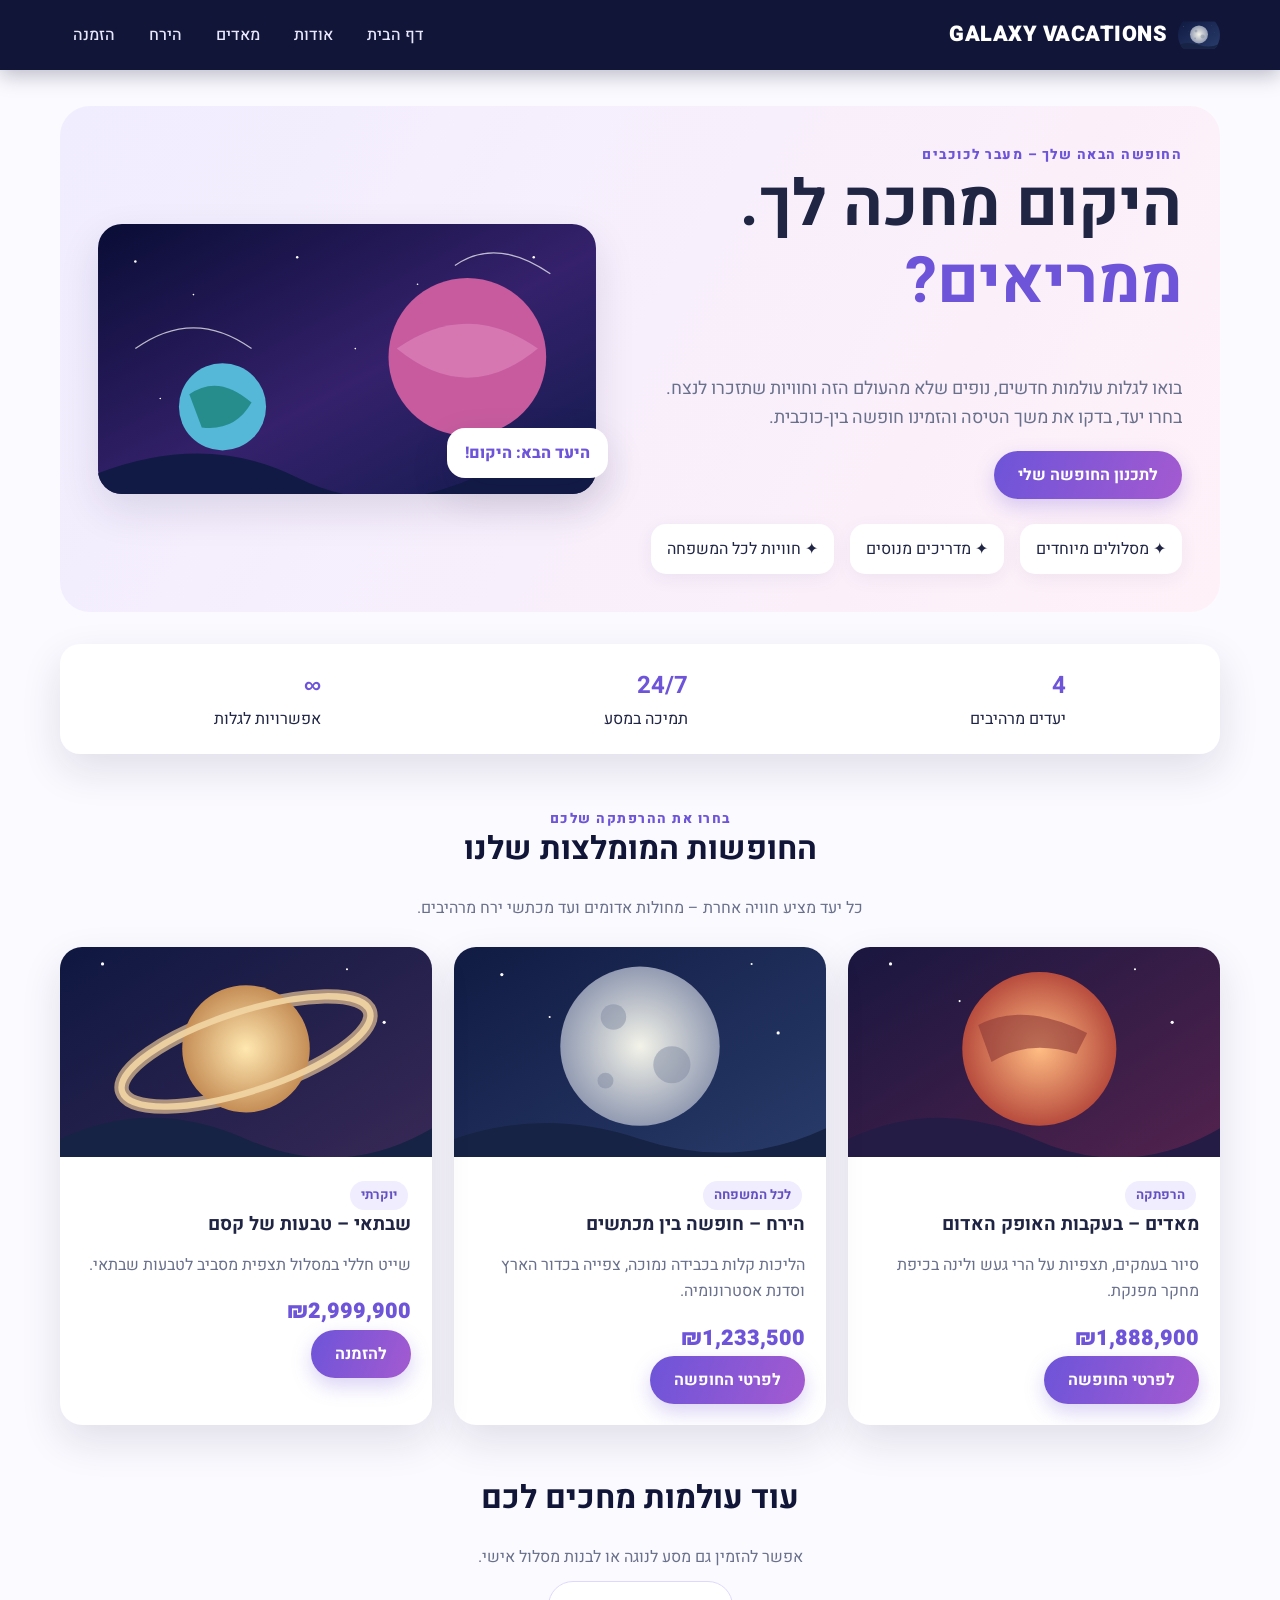
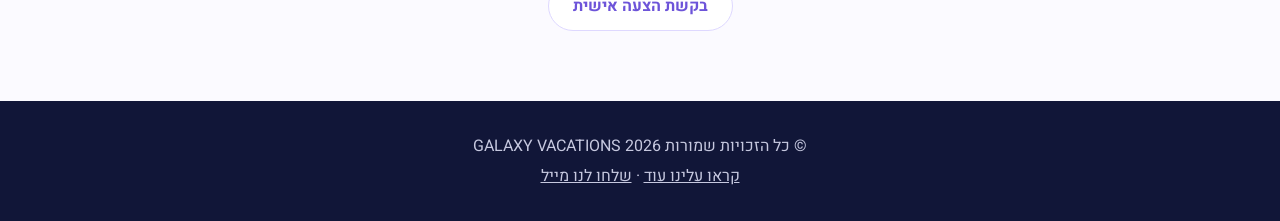
<file: index.html>
<!doctype html>
<html lang="he" dir="rtl"><head>
    <meta charset="utf-8">
    <meta name="viewport" content="width=device-width,initial-scale=1">
    <title>GALAXY VACATIONS | חופשות בחלל</title>
    <link rel="icon" href="favicon.ico">
    <link rel="stylesheet" href="css/style.css">
    <link rel="stylesheet" href="css/home.css">
</head>
    <body>
<header class="site-header">
    <div class="header-inner">
        <a class="brand" href="index.html">
            <img src="assets/images/moon.svg" alt="סמל ירח">GALAXY VACATIONS</a>
            <nav class="main-nav" aria-label="ניווט ראשי">
                <a href="index.html">דף הבית</a>
                <a href="pages/about.html">אודות</a>
                <a href="pages/mars.html">מאדים</a>
                <a href="pages/moon.html">הירח</a>
                <a href="pages/order.html">הזמנה</a>
            </nav></div></header>
<main>
    <section class="hero">
        <div>
    <div class="eyebrow">החופשה הבאה שלך – מעבר לכוכבים</div>
    <h1>היקום מחכה לך. 
        <span>ממריאים?</span>
    </h1>
    <p>בואו לגלות עולמות חדשים, נופים שלא מהעולם הזה וחוויות שתזכרו לנצח. בחרו יעד, בדקו את משך הטיסה והזמינו חופשה בין-כוכבית.</p>
    <a class="btn" href="pages/order.html">לתכנון החופשה שלי</a>
    <div class="feature-row">
        <div class="feature">✦ מסלולים מיוחדים</div>
    <div class="feature">✦ מדריכים מנוסים</div>
    <div class="feature">✦ חוויות לכל המשפחה</div>
</div>
</div>
<div class="hero-art">
    <img src="assets/images/hero-space.svg" alt="כוכבי לכת בחלל">
    <div class="hero-bubble">היעד הבא: היקום!</div>
</div>
</section>
<div class="info-strip">
    <div>
    <strong>4</strong>יעדים מרהיבים</div>
<div>
    <strong>24/7</strong>תמיכה במסע</div>
<div>
    <strong>∞</strong>אפשרויות לגלות</div>
</div>
<section class="section-heading">
    <div class="eyebrow">בחרו את ההרפתקה שלכם</div>
    <h2>החופשות המומלצות שלנו</h2><p>כל יעד מציע חוויה אחרת – מחולות אדומים ועד מכתשי ירח מרהיבים.</p>
</section>
<section class="cards">
    <article class="card"><img src="assets/images/mars.svg" alt="כוכב מאדים">
        <div class="card-body">
            <span class="tag">הרפתקה</span>
            <h3>מאדים – בעקבות האופק האדום</h3>
            <p>סיור בעמקים, תצפיות על הרי געש ולינה בכיפת מחקר מפנקת.</p>
            <div class="price">₪1,888,900</div><a class="btn" href="pages/mars.html">לפרטי החופשה</a>
        </div>
    </article>
<article class="card">
    <img src="assets/images/moon.svg" alt="הירח">
    <div class="card-body">
        <span class="tag">לכל המשפחה</span>
        <h3>הירח – חופשה בין מכתשים</h3>
        <p>הליכות קלות בכבידה נמוכה, צפייה בכדור הארץ וסדנת אסטרונומיה.</p>
        <div class="price">₪1,233,500</div>
        <a class="btn" href="pages/moon.html">לפרטי החופשה</a>
    </div>
    </article>
<article class="card">
    <img src="assets/images/saturn.svg" alt="שבתאי">
    <div class="card-body">
        <span class="tag">יוקרתי</span>
        <h3>שבתאי – טבעות של קסם</h3>
        <p>שייט חללי במסלול תצפית מסביב לטבעות שבתאי.</p>
        <div class="price">₪2,999,900</div>
        <a class="btn" href="pages/order.html">להזמנה</a>
    </div>
</article>
</section>
<section class="section-heading">
    <h2>עוד עולמות מחכים לכם</h2>
    <p>אפשר להזמין גם מסע לנוגה או לבנות מסלול אישי.</p>
        <a class="btn secondary" href="pages/order.html">בקשת הצעה אישית</a>
    </section>
</main>
<footer class="site-footer">
    <p>© כל הזכויות שמורות GALAXY VACATIONS 2026</p>
    <p>
        <a href="about.html">קראו עלינו עוד</a> 
        · <a href="mailto:hello@galaxy-vacations.example">שלחו לנו מייל</a>
    </p>
</footer>
</body>
</html>
</file>
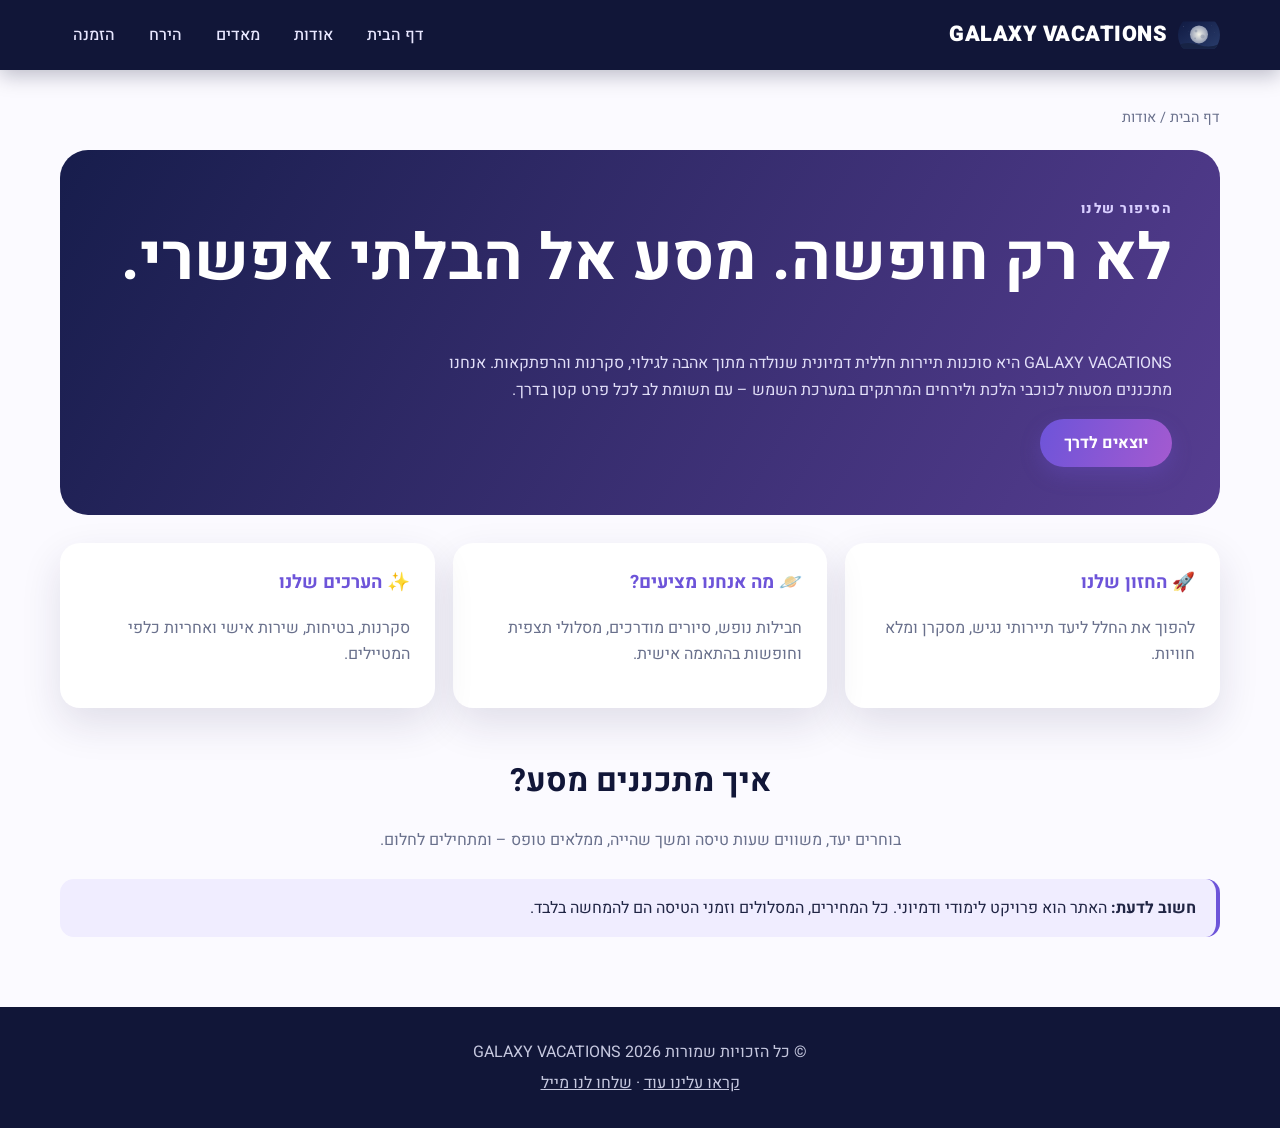
<file: pages/about.html>
<!doctype html>
<html lang="he" dir="rtl">
    <head>
        <meta charset="utf-8">
        <meta name="viewport" content="width=device-width,initial-scale=1">
        <title>אודות | GALAXY VACATIONS</title>
        <link rel="icon" href="../favicon.ico">
        <link rel="stylesheet" href="../css/style.css">
        <link rel="stylesheet" href="../css/about.css">
    </head>
    <body>
        <header class="site-header">
            <div class="header-inner">
                <a class="brand" href="../index.html">
                    <img src="../assets/images/moon.svg" alt="סמל ירח">GALAXY VACATIONS</a>
                    <nav class="main-nav" aria-label="ניווט ראשי">
                        <a href="../index.html">דף הבית</a>
                        <a href="about.html">אודות</a>
                        <a href="mars.html">מאדים</a>
                        <a href="moon.html">הירח</a>
                        <a href="order.html">הזמנה</a>
                    </nav>
                </div>
            </header>
            <main>
                <div class="breadcrumb">
                    <a href="../index.html">דף הבית</a> / אודות</div>
                    <section class="about-hero">
                        <div class="eyebrow" style="color:#d9cfff">הסיפור שלנו</div>
                        <h1>לא רק חופשה. מסע אל הבלתי אפשרי.</h1>
                        <p>GALAXY VACATIONS היא סוכנות תיירות חללית דמיונית שנולדה מתוך אהבה לגילוי, סקרנות והרפתקאות. אנחנו מתכננים מסעות לכוכבי הלכת ולירחים המרתקים במערכת השמש – עם תשומת לב לכל פרט קטן בדרך.</p>
                        <a class="btn" href="order.html">יוצאים לדרך</a>
                    </section>
                    <section class="about-grid">
                        <article class="about-point">
                            <b>🚀 החזון שלנו</b>
                            <p>להפוך את החלל ליעד תיירותי נגיש, מסקרן ומלא חוויות.</p>
                        </article>
                        <article class="about-point">
                            <b>🪐 מה אנחנו מציעים?</b>
                            <p>חבילות נופש, סיורים מודרכים, מסלולי תצפית וחופשות בהתאמה אישית.</p>
                        </article>
                        <article class="about-point">
                            <b>✨ הערכים שלנו</b>
                            <p>סקרנות, בטיחות, שירות אישי ואחריות כלפי המטיילים.</p>
                        </article>
                    </section>
                    <section class="section-heading">
                        <h2>איך מתכננים מסע?</h2>
                        <p>בוחרים יעד, משווים שעות טיסה ומשך שהייה, ממלאים טופס – ומתחילים לחלום.</p>
                    </section>
                    <div class="notice">
                        <b>חשוב לדעת:</b> האתר הוא פרויקט לימודי ודמיוני. כל המחירים, המסלולים וזמני הטיסה הם להמחשה בלבד.</div>
                    </main>
                    <footer class="site-footer">
                        <p>© כל הזכויות שמורות GALAXY VACATIONS 2026</p>
                        <p>
                            <a href="about.html">קראו עלינו עוד</a> 
                            · <a href="mailto:hello@galaxy-vacations.example">שלחו לנו מייל</a>
                        </p>
                    </footer>
                    </body>
                    </html>
</file>
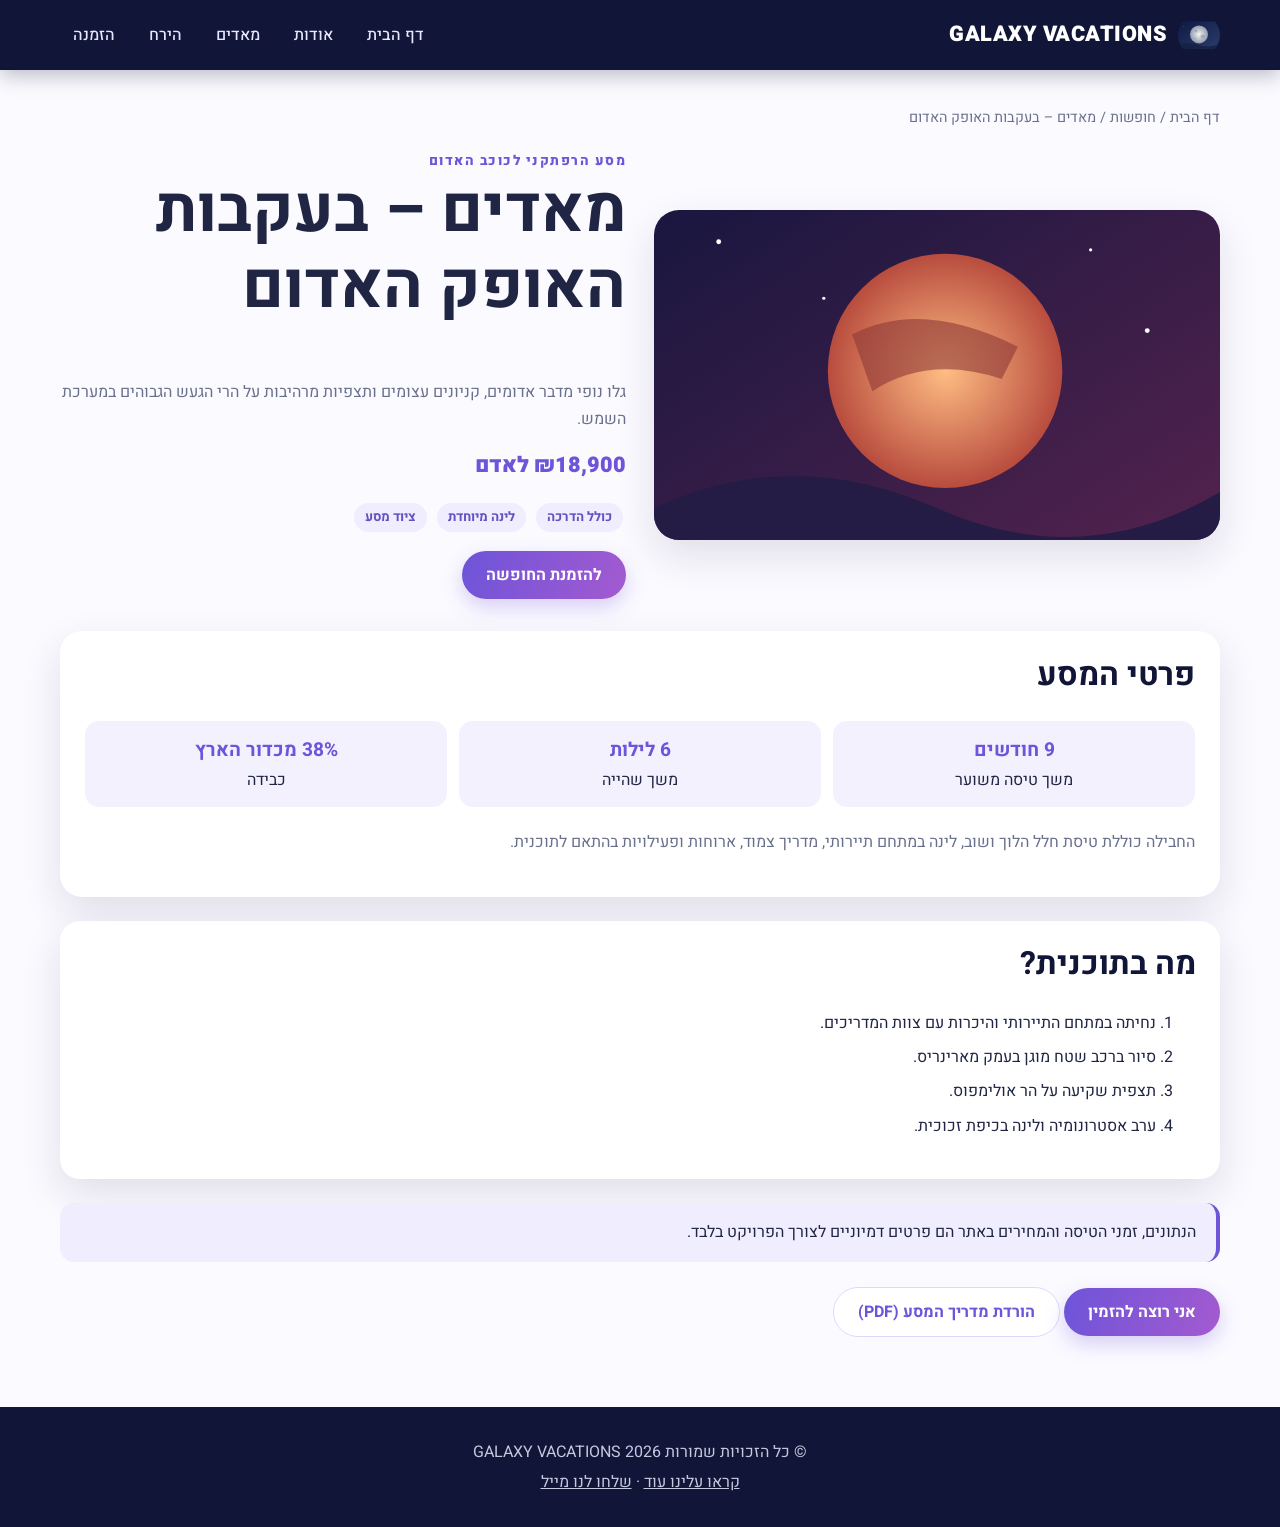
<file: pages/mars.html>
<!doctype html>
<html lang="he" dir="rtl">
    <head>
        <meta charset="utf-8">
        <meta name="viewport" content="width=device-width,initial-scale=1">
        <title>מאדים – בעקבות האופק האדום | GALAXY VACATIONS</title>
        <link rel="icon" href="../favicon.ico">
        <link rel="stylesheet" href="../css/style.css">
        <link rel="stylesheet" href="../css/products.css">
    </head><body><header class="site-header">
        <div class="header-inner">
            <a class="brand" href="../index.html">
                <img src="../assets/images/moon.svg" alt="סמל ירח">GALAXY VACATIONS</a>
                <nav class="main-nav" aria-label="ניווט ראשי">
                    <a href="../index.html">דף הבית</a>
                    <a href="about.html">אודות</a>
                    <a href="mars.html">מאדים</a>
                    <a href="moon.html">הירח</a>
                    <a href="order.html">הזמנה</a>
                </nav>
            </div>
        </header>
        <main>
            <div class="breadcrumb">
                <a href="../index.html">דף הבית</a> / חופשות / מאדים – בעקבות האופק האדום</div>
                <section class="product-intro">
                    <img src="../assets/images/mars.svg" alt="מאדים – בעקבות האופק האדום">
                    <div>
                        <div class="eyebrow">מסע הרפתקני לכוכב האדום</div>
                        <h1>מאדים – בעקבות האופק האדום</h1>
                        <p>גלו נופי מדבר אדומים, קניונים עצומים ותצפיות מרהיבות על הרי הגעש הגבוהים במערכת השמש.</p>
                        <div class="price">₪18,900 לאדם</div>
                        <p><span class="tag">כולל הדרכה</span>
                            <span class="tag">לינה מיוחדת</span>
                            <span class="tag">ציוד מסע</span>
                        </p>
                            <a class="btn" href="order.html">להזמנת החופשה</a>
                        </div>
                    </section>
                    <section class="product-details">
                            <h2>פרטי המסע</h2>
                            <div class="specs">
                                <div class="spec">
                                    <b>9 חודשים</b>משך טיסה משוער</div>
                                    <div class="spec">
                                        <b>6 לילות</b>משך שהייה</div>
                                        <div class="spec">
                                            <b>38% מכדור הארץ</b>כבידה</div>
                                        </div>
                                        <p>החבילה כוללת טיסת חלל הלוך ושוב, לינה במתחם תיירותי, מדריך צמוד, ארוחות ופעילויות בהתאם לתוכנית.</p>
                                    </section>
                                    <section class="itinerary">
                                        <h2>מה בתוכנית?</h2>
                                        <ol>
                                            <li>נחיתה במתחם התיירותי והיכרות עם צוות המדריכים.</li>
                                            <li>סיור ברכב שטח מוגן בעמק מארינריס.</li>
                                            <li>תצפית שקיעה על הר אולימפוס.</li>
                                            <li>ערב אסטרונומיה ולינה בכיפת זכוכית.</li>
                                        </ol>
                                    </section>
                                    <div class="notice">הנתונים, זמני הטיסה והמחירים באתר הם פרטים דמיוניים לצורך הפרויקט בלבד.</div>
                                    <p style="margin-top:25px">
                                        <a href="order.html" class="btn">אני רוצה להזמין</a>
                                         <a href="../assets/files/space-travel-guide.pdf" class="btn secondary" download>הורדת מדריך המסע (PDF)</a>
                                        </p>
                                    </main>
                                    <footer class="site-footer">
                                            <p>© כל הזכויות שמורות GALAXY VACATIONS 2026</p>
                                            <p>
                                                <a href="about.html">קראו עלינו עוד</a> 
                                                · <a href="mailto:hello@galaxy-vacations.example">שלחו לנו מייל</a>
                                            </p>
                                        </footer>
                                    </body>
                                    </html>
</file>
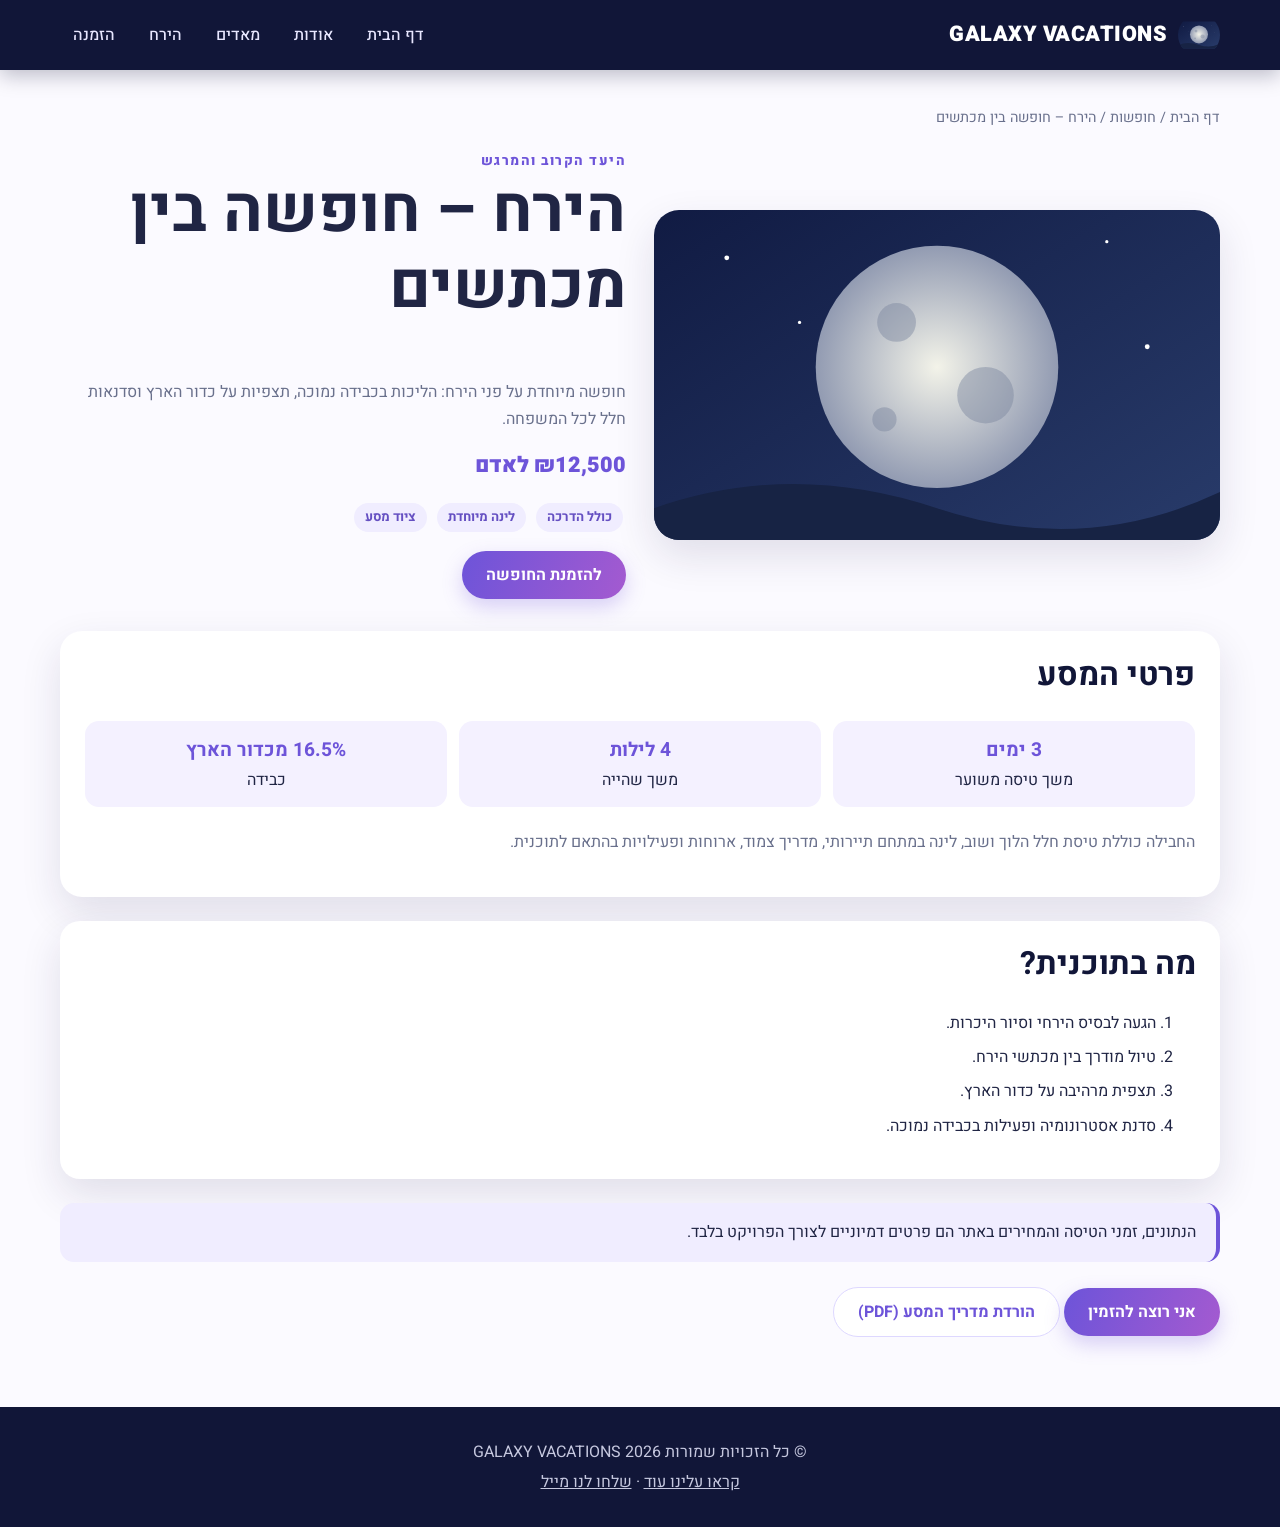
<file: pages/moon.html>
<!doctype html>
<html lang="he" dir="rtl"><head>
    <meta charset="utf-8">
    <meta name="viewport" content="width=device-width,initial-scale=1">
    <title>הירח – חופשה בין מכתשים | GALAXY VACATIONS</title>
    <link rel="icon" href="../favicon.ico">
    <link rel="stylesheet" href="../css/style.css">
    <link rel="stylesheet" href="../css/products.css">
</head>
<body>
    <header class="site-header">
        <div class="header-inner">
            <a class="brand" href="../index.html">
                <img src="../assets/images/moon.svg" alt="סמל ירח">GALAXY VACATIONS</a>
                <nav class="main-nav" aria-label="ניווט ראשי">
                    <a href="../index.html">דף הבית</a>
                    <a href="about.html">אודות</a>
                    <a href="mars.html">מאדים</a>
                    <a href="moon.html">הירח</a>
                    <a href="order.html">הזמנה</a>
                </nav>
            </div>
        </header>
        <main>
            <div class="breadcrumb">
                <a href="../index.html">דף הבית</a> / חופשות / הירח – חופשה בין מכתשים</div>
                <section class="product-intro">
                    <img src="../assets/images/moon.svg" alt="הירח – חופשה בין מכתשים">
                    <div>
                        <div class="eyebrow">היעד הקרוב והמרגש</div>
                        <h1>הירח – חופשה בין מכתשים</h1>
                        <p>חופשה מיוחדת על פני הירח: הליכות בכבידה נמוכה, תצפיות על כדור הארץ וסדנאות חלל לכל המשפחה.</p>
                        <div class="price">₪12,500 לאדם</div>
                        <p><span class="tag">כולל הדרכה</span>
                            <span class="tag">לינה מיוחדת</span>
                            <span class="tag">ציוד מסע</span>
                        </p>
                        <a class="btn" href="order.html">להזמנת החופשה</a>
                    </div>
                </section>
                <section class="product-details">
                    <h2>פרטי המסע</h2>
                    <div class="specs">
                        <div class="spec">
                            <b>3 ימים</b>משך טיסה משוער</div>
                            <div class="spec">
                                <b>4 לילות</b>משך שהייה</div>
                                <div class="spec">
                                    <b>16.5% מכדור הארץ</b>כבידה</div>
                                </div>
                                <p>החבילה כוללת טיסת חלל הלוך ושוב, לינה במתחם תיירותי, מדריך צמוד, ארוחות ופעילויות בהתאם לתוכנית.</p>
                            </section>
                            <section class="itinerary">
                                <h2>מה בתוכנית?</h2>
                                <ol>
                                    <li>הגעה לבסיס הירחי וסיור היכרות.</li>
                                    <li>טיול מודרך בין מכתשי הירח.</li>
                                    <li>תצפית מרהיבה על כדור הארץ.</li>
                                    <li>סדנת אסטרונומיה ופעילות בכבידה נמוכה.</li>
                                </ol>
                            </section>
                            <div class="notice">הנתונים, זמני הטיסה והמחירים באתר הם פרטים דמיוניים לצורך הפרויקט בלבד.</div>
                            <p style="margin-top:25px">
                                <a href="order.html" class="btn">אני רוצה להזמין</a> 
                                <a href="../assets/files/space-travel-guide.pdf" class="btn secondary" download>הורדת מדריך המסע (PDF)</a>
                            </p>
                        </main>
                        <footer class="site-footer">
                            <p>© כל הזכויות שמורות GALAXY VACATIONS 2026</p>
                            <p>
                                <a href="about.html">קראו עלינו עוד</a> 
                                · <a href="mailto:hello@galaxy-vacations.example">שלחו לנו מייל</a>
                            </p>
                        </footer>
                    </body>
                    </html>
</file>
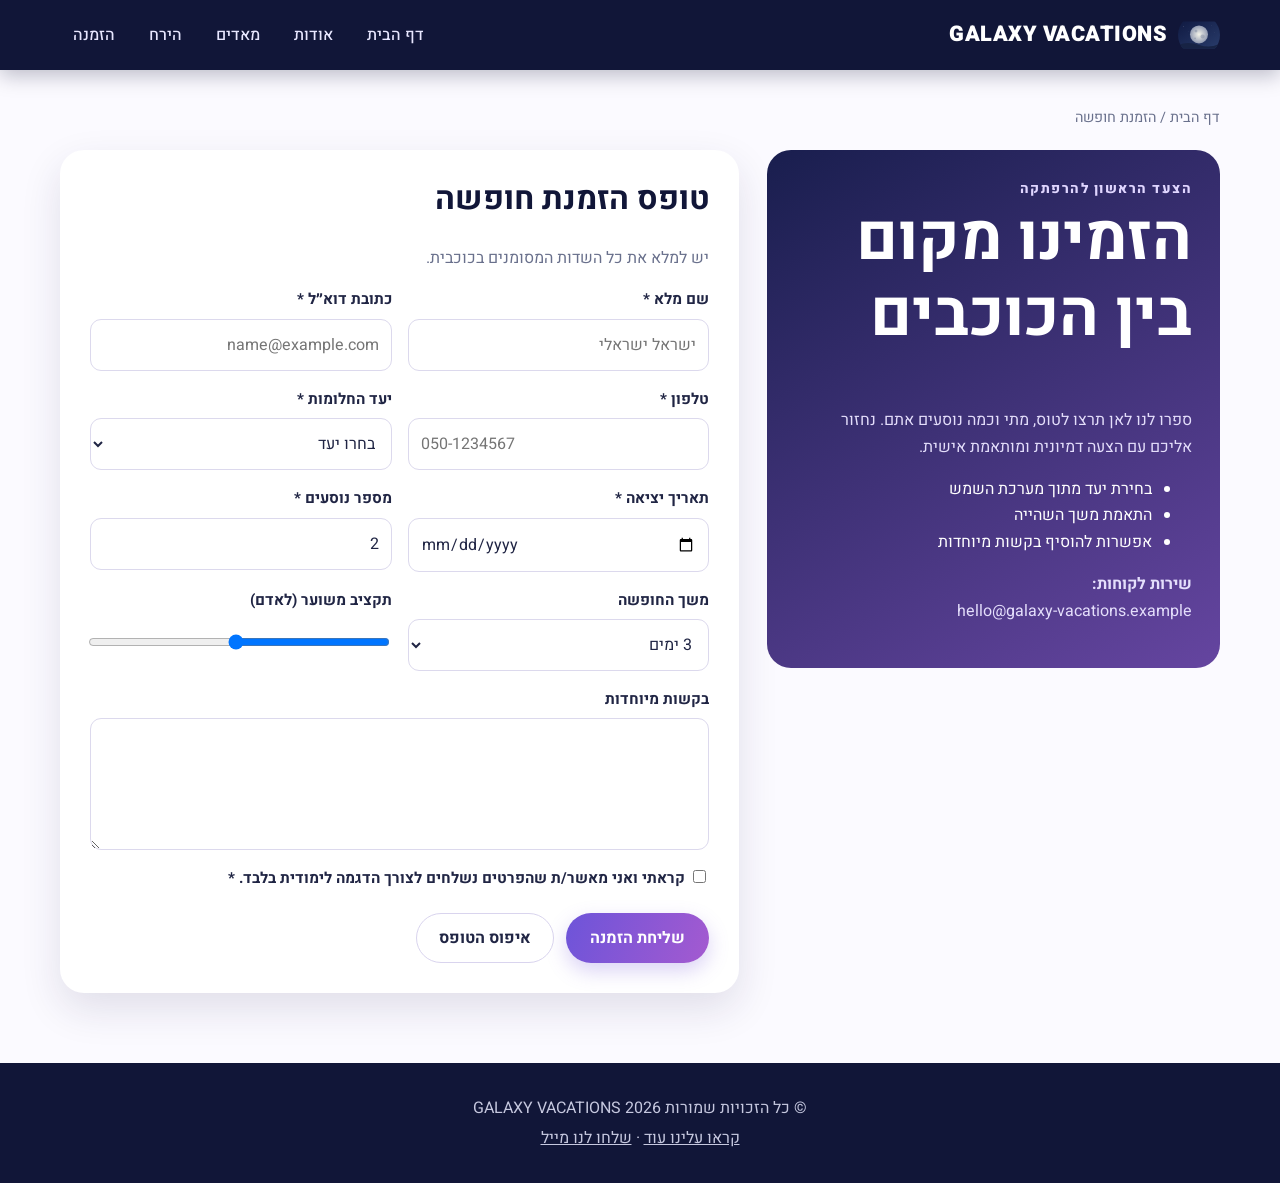
<file: pages/order.html>
<!doctype html>
<html lang="he" dir="rtl">
    <head>
        <meta charset="utf-8">
        <meta name="viewport" content="width=device-width,initial-scale=1">
        <title>הזמנת חופשה | GALAXY VACATIONS</title>
        <link rel="icon" href="../favicon.ico">
        <link rel="stylesheet" href="../css/style.css">
        <link rel="stylesheet" href="../css/order.css">
    </head>
    <body>
        <header class="site-header">
            <div class="header-inner">
                <a class="brand" href="../index.html">
                    <img src="../assets/images/moon.svg" alt="סמל ירח">GALAXY VACATIONS</a>
                    <nav class="main-nav" aria-label="ניווט ראשי">
                        <a href="../index.html">דף הבית</a>
                        <a href="about.html">אודות</a>
                        <a href="mars.html">מאדים</a>
                        <a href="moon.html">הירח</a>
                        <a href="order.html">הזמנה</a>
                    </nav>
                </div>
            </header>
            <main>
                <div class="breadcrumb">
                    <a href="../index.html">דף הבית</a> / הזמנת חופשה</div>
                    <div class="order-layout">
                        <aside class="order-aside">
                            <div class="eyebrow" style="color:#e0d6ff">הצעד הראשון להרפתקה</div>
                            <h1>הזמינו מקום בין הכוכבים</h1>
                            <p>ספרו לנו לאן תרצו לטוס, מתי וכמה נוסעים אתם. נחזור אליכם עם הצעה דמיונית ומותאמת אישית.</p>
                            <ul>
                                <li>בחירת יעד מתוך מערכת השמש</li>
                                <li>התאמת משך השהייה</li>
                                <li>אפשרות להוסיף בקשות מיוחדות</li>
                            </ul>
                            <p>
                                <b>שירות לקוחות:</b>
                                <br>
                                <a href="mailto:hello@galaxy-vacations.example">hello@galaxy-vacations.example</a>
                            </p>
                        </aside>
<section class="order-form">
    <h2>טופס הזמנת חופשה</h2>
    <p>יש למלא את כל השדות המסומנים בכוכבית.</p>
    <form action="success.html" method="get">
        <div class="form-grid">
<div class="field">
    <label for="fullname">שם מלא *</label>
    <input id="fullname" name="fullname" type="text" placeholder="ישראל ישראלי" required minlength="2">
</div>
<div class="field">
    <label for="email">כתובת דוא״ל *</label>
    <input id="email" name="email" type="email" placeholder="name@example.com" required>
</div>
<div class="field">
    <label for="phone">טלפון *</label>
    <input id="phone" name="phone" type="tel" placeholder="050-1234567" pattern="[0-9+ -](9, 15)" required>
</div>
<div class="field">
    <label for="destination">יעד החלומות *</label>
    <select id="destination" name="destination" required>
        <option value="">בחרו יעד</option>
        <option>מאדים</option>
        <option>הירח</option>
        <option>נוגה</option>
        <option>שבתאי</option>
    </select>
</div>
<div class="field">
    <label for="date">תאריך יציאה *</label>
    <input id="date" name="date" type="date" required>
</div>
<div class="field">
    <label for="people">מספר נוסעים *</label>
    <input id="people" name="people" type="number" min="1" max="12" value="2" required>
</div>
<div class="field">
    <label for="duration">משך החופשה</label>
    <select id="duration" name="duration">
        <option>3 ימים</option>
        <option>שבוע</option>
        <option>שבועיים</option>
        <option>חודש</option>
    </select>
</div>
<div class="field">
    <label for="budget">תקציב משוער (לאדם)</label>
    <input id="budget" name="budget" type="range" min="5000" max="50000" step="1000">
</div>
<div class="field full">
    <label for="notes">בקשות מיוחדות</label>
    <textarea id="notes" name="notes" rows="4" placeholder="ספרו לנו על החופשה שחלמתם עליה...">

    </textarea>
</div>
<div class="field full">
    <label>
    <input  type="checkbox" name="terms" required style="width:auto"> קראתי ואני מאשר/ת שהפרטים נשלחים לצורך הדגמה לימודית בלבד. *</label>
</div>
</div><div class="form-actions">
    <button class="btn" type="submit">שליחת הזמנה</button>
    <button class="reset" type="reset">איפוס הטופס</button>
</div>
</form>
</section>
</div>
</main>
<footer class="site-footer">
    <p>© כל הזכויות שמורות GALAXY VACATIONS 2026</p>
    <p>
        <a href="about.html">קראו עלינו עוד</a> 
        · <a href="mailto:hello@galaxy-vacations.example">שלחו לנו מייל</a>
    </p>
</footer>
</body>
</html>
</file>
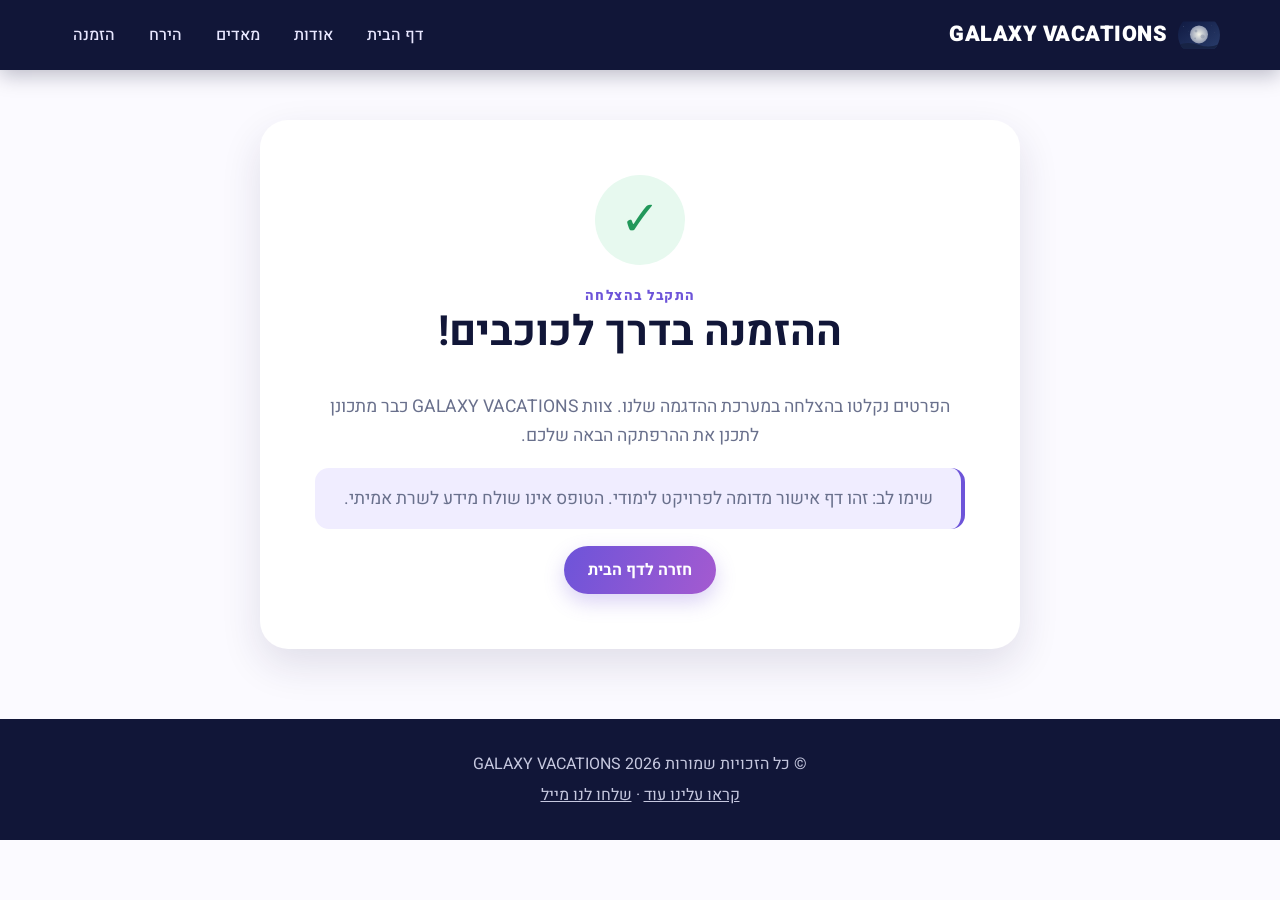
<file: pages/success.html>
<!doctype html>
<html lang="he" dir="rtl">
    <head>
    <meta charset="utf-8">
    <meta name="viewport" content="width=device-width,initial-scale=1">
    <title>ההזמנה נקלטה | GALAXY VACATIONS</title>
    <link rel="icon" href="../favicon.ico">
    <link rel="stylesheet" href="../css/style.css">
    <link rel="stylesheet" href="../css/success.css">
</head>
<body>
    <header class="site-header">
        <div class="header-inner">
            <a class="brand" href="../index.html">
                <img src="../assets/images/moon.svg" alt="סמל ירח">GALAXY VACATIONS</a>
                <nav class="main-nav" aria-label="ניווט ראשי">
                    <a href="../index.html">דף הבית</a>
                    <a href="about.html">אודות</a>
                    <a href="mars.html">מאדים</a>
                    <a href="moon.html">הירח</a>
                    <a href="order.html">הזמנה</a>
                </nav>
            </div>
        </header>
        <main>
            <section class="success-card">
                <div class="success-icon">✓</div>
                <div class="eyebrow">התקבל בהצלחה</div>
                <h1>ההזמנה בדרך לכוכבים!</h1>
                <p>הפרטים נקלטו בהצלחה במערכת ההדגמה שלנו. צוות GALAXY VACATIONS כבר מתכונן לתכנן את ההרפתקה הבאה שלכם.</p>
                <p class="notice">שימו לב: זהו דף אישור מדומה לפרויקט לימודי. הטופס אינו שולח מידע לשרת אמיתי.</p>
                <a class="btn" href="../index.html">חזרה לדף הבית</a>
            </section>
        </main>
        <footer class="site-footer">
            <p>© כל הזכויות שמורות GALAXY VACATIONS 2026</p>
            <p>
                <a href="about.html">קראו עלינו עוד</a> 
                · <a href="mailto:hello@galaxy-vacations.example">שלחו לנו מייל</a>
            </p>
        </footer>
    </body>
    </html>
</file>
<file: css/style.css>
@import url('https://fonts.googleapis.com/css2?family=Heebo:wght@300;400;500;700;800;900&display=swap');
:root{
    --navy:#111638;
    --purple:#6d54d9;
    --pink:#ef78b7;
    --ink:#202544;
    --muted:#69708c;
    --light:#f5f4ff;
    --white:#fff;
    --shadow:0 16px 40px rgba(29,26,78,.12)
}
*{
    box-sizing:border-box
}
html{
    scroll-behavior:smooth
}
body{
    margin:0;
    font-family:'Heebo',Arial,sans-serif;
    color:var(--ink);
    background:#fbfaff;
    line-height:1.65
}
a{
    color:inherit;
    text-decoration:none
}img{max-width:100%;
    display:block
}
header.site-header{
        background:var(--navy);
        color:white;
        position:sticky;
        top:0;z-index:20;
        box-shadow:0 5px 20px #080d2a44
    }
.header-inner{
    width: min(1160px,92%);
    margin:auto;
    display:flex;
    align-items:center;
    justify-content:space-between;
    gap:24px;padding:14px 0
}
.brand{
    display:flex;
    align-items:center;
    gap:11px;font-weight:900;
    font-size:1.35rem;
    letter-spacing:.5px
}
.brand img{
    width:42px;
    height:42px;
    border-radius:50%
}
nav.main-nav{
    display:flex;
    align-items:center;
    gap:8px;
    flex-wrap:wrap
}
    nav a{
        padding:8px 13px;
        border-radius:22px;
        color:#e8e7ff;
        font-weight:500;
        transition:.25s
    }
    nav a:hover,nav a:focus{
        background:#ffffff22;
        color:white
    }
main{
    width:min(1160px,92%);
    margin:36px auto 70px;
    min-height:58vh
}
h1,h2,h3{
    line-height:1.2;
    margin-top:0
}
h1{
    font-size:clamp(2.2rem,5vw,4rem)
}
h2{
    font-size:2rem;
    color:var(--navy)
}
p{
    color:var(--muted)
}
.eyebrow{
    color:var(--purple);
    font-weight:800;
    letter-spacing:1.5px;
    text-transform:uppercase;
    font-size:.85rem
}
.btn{
    display:inline-block;
    border:0;
    border-radius:30px;
    padding:12px 24px;
    background:linear-gradient(110deg,var(--purple),#a45ad0);
    color:white;
    font:700 1rem 'Heebo',sans-serif;
    cursor:pointer;
    box-shadow:0 8px 20px #7657d944;
    transition:transform .2s,filter .2s
}
.btn:hover{
    transform:translateY(-3px);
    filter:brightness(1.08)
}
.btn.secondary{
    background:white;
    color:var(--purple);
    border:1px solid #ded8ff;
    box-shadow:none
}
.section-heading{
    text-align:center;
    margin:54px 0 25px
}
.section-heading p{
    max-width:620px;
    margin:10px auto
}
.cards{
    display:grid;
    grid-template-columns:repeat(3,minmax(0,1fr));
    gap:22px
}
.card{
    background:white;
    border-radius:22px;
    overflow:hidden;
    box-shadow:var(--shadow);transition:transform .25s
}
.card:hover{
    transform:translateY(-6px)
}
.card img{
    width:100%;
    height:210px;
    object-fit:cover
}
.card-body{
    padding:21px
}
.card h3{
    margin-bottom:8px
}.price{
    font-size:1.35rem;
    color:var(--purple);
    font-weight:900
}
    .tag{
        display:inline-block;
        background:#f0edff;
        color:#6550c2;
        border-radius:20px;
        padding:4px 11px;
        font-size:.82rem;
        font-weight:700;
        margin:3px
    }
.info-strip{
    display:flex;
    justify-content:space-around;
    gap:18px;flex-wrap:wrap;
    background:white;
    border-radius:20px;
    padding:22px;
    box-shadow:var(--shadow);
    margin:32px 0
}
.info-strip strong{
    display:block;
    font-size:1.5rem;
    color:var(--purple)
}
.site-footer{
    background:#111638;color:#e6e6fa;
    padding:28px 4%;text-align:center
}
    .site-footer p{
        color:#c6c8df;
        margin:4px
    }
    .site-footer 
    a{
        text-decoration:underline
    }
.breadcrumb{
    color:var(--muted);
    font-size:.9rem;margin-bottom:20px
}
.notice{padding:16px 20px;border-radius:14px;background:#f0edff;border-right:4px solid var(--purple)
}
@keyframes float{
    0%,100%{transform:translateY(0)}50%{transform:translateY(-12px)}
}
@keyframes glow{
    0%,100%{box-shadow:0 0 12px #d9b9ff55}50%{box-shadow:0 0 30px #d9b9ffbb}
}

@media(max-width:800px){
    .header-inner{align-items:flex-start;flex-direction:column}
    .cards{grid-template-columns:repeat(2,minmax(0,1fr))}
    main{margin-top:25px}
}
@media(max-width:560px){
    .cards{grid-template-columns:1fr}
    .header-inner{width:94%}
    nav.main-nav{gap:2px}
    nav 
    a{padding:7px 9px;font-size:.9rem}
    main{width:92%}
    .info-strip{align-items:center;
        text-align:center;
        flex-direction:column}
}
</file>
<file: css/home.css>
.hero{
    display:grid;grid-template-columns:1.05fr .95fr;
    align-items:center;gap:36px;
    background:linear-gradient(120deg,#f0edff,#fff1f8);
    border-radius:30px;padding:38px;overflow:hidden;
}
.hero h1 span{
    color:var(--purple)
}
.hero p{
    font-size:1.12rem;max-width:520px;
}
.hero-art{
    position:relative
}
.hero-art img{
    width:100%;
    border-radius:24px;
    box-shadow:var(--shadow);
    animation:float 6s ease-in-out infinite;
}
.hero-bubble{
    position:absolute;
    bottom:16px;right:-12px;
    background:white;
    padding:12px 18px;
    border-radius:18px;
    box-shadow:var(--shadow);
    font-weight:800;color:var(--purple)
}
.feature-row{
    display:flex;
    gap:16px;
    flex-wrap:wrap;
    margin-top:25px
}
.feature{
    background:white;
    border-radius:15px;
    padding:12px 16px;
    box-shadow:0 5px 18px #302b7110
}
@media(max-width:760px){
    .hero{grid-template-columns:1fr;padding:25px}
    .hero-art{order:-1}
    .hero-bubble{right:8px}
}
</file>
<file: css/about.css>
.about-hero{
    background:linear-gradient(120deg,#171d4c,#563d91);
    color:white;
    padding:48px;
    border-radius:28px
}
.about-hero p{
    color:#e2dff8;
    max-width:760px
}
.about-grid{
    display:grid;
    grid-template-columns:repeat(3,1fr);
    gap:18px;margin-top:28px
}
.about-point{background:white;padding:25px;
    border-radius:20px;box-shadow:var(--shadow)
}
.about-point b{
    font-size:1.15rem;color:var(--purple)
}
@media(max-width:700px){
    .about-grid{grid-template-columns:1fr}
    .about-hero{padding:28px}
}
</file>
<file: css/products.css>
.product-intro{
    display:grid;
    grid-template-columns:1fr 1fr;
    gap:28px;align-items:center;
    margin-bottom:32px
}
.product-intro img{
    border-radius:25px;
    width:100%;
    height:330px;
    object-fit:cover;
    box-shadow:var(--shadow)
}
.product-details{
    background:white;
    border-radius:22px;
    padding:25px;
    box-shadow:var(--shadow)
}
.specs{
    display:grid;
    grid-template-columns:repeat(3,1fr)
    ;gap:12px;
    margin:22px 0}.spec{
        background:#f4f1ff;
        border-radius:14px;
        padding:14px;
        text-align:center
    }
    .spec b{
        display:block;
        color:var(--purple);
        font-size:1.2rem
    }
    .itinerary{
        background:white;
        padding:24px;
        border-radius:20px;
        box-shadow:var(--shadow);
        margin:24px 0
    }
    .itinerary li{
        margin:8px 0
    }
@media(max-width:760px){
    .product-intro{grid-template-columns:1fr}
    .product-intro img{height:240px}
    .specs{grid-template-columns:1fr}
}
</file>
<file: css/order.css>
.order-layout{
    display:grid;
    grid-template-columns:.8fr 1.2fr;
    gap:28px;align-items:start
}
.order-aside{
    background:linear-gradient(150deg,#191e4e,#6545a0);
    color:white;
    padding:28px;
    border-radius:24px;
    position:sticky;
    top:110px
}
.order-aside p{
        color:#e4defb
}
.order-form{
    background:white;
    padding:30px;
    border-radius:24px;
    box-shadow:var(--shadow)
}
.form-grid{
    display:grid;
    grid-template-columns:1fr 1fr;
    gap:16px
}
.field{
    display:flex;
    flex-direction:column;
    gap:6px
}
.field.full{
    grid-column:1/-1
}
label{
    font-weight:700;
    font-size:.95rem
}input,select,textarea{
    width:100%;
    border:1px solid #dcd9ed;
    border-radius:11px;
    padding:12px;
    font:inherit;
    color:var(--ink);
    background:#fff}input:focus,select:focus,textarea:focus{
    outline:3px solid #dcd4ff;
    border-color:var(--purple)
    }
    .form-actions{
        display:flex;
        gap:12px;
        flex-wrap:wrap;
        margin-top:22px
    }
    button.reset{
        border:1px solid #d9d4ee;
        background:white;
        color:var(--ink);
        border-radius:30px;
        padding:12px 22px;
        font:700 1rem 'Heebo';
        cursor:pointer
    }
@media(max-width:760px){
.order-layout{grid-template-columns:1fr}
.order-aside{position:static}
.form-grid{grid-template-columns:1fr}
}
</file>
<file: css/success.css>
.success-card{max-width:760px;margin:50px auto;background:white;border-radius:28px;padding:55px;text-align:center;box-shadow:var(--shadow);animation:glow 4s infinite}.success-icon{width:90px;height:90px;margin:0 auto 20px;border-radius:50%;background:#e7f9ef;color:#22985a;display:grid;place-items:center;font-size:3rem}.success-card h1{font-size:2.6rem;color:var(--navy)}.success-card p{font-size:1.1rem}
</file>
